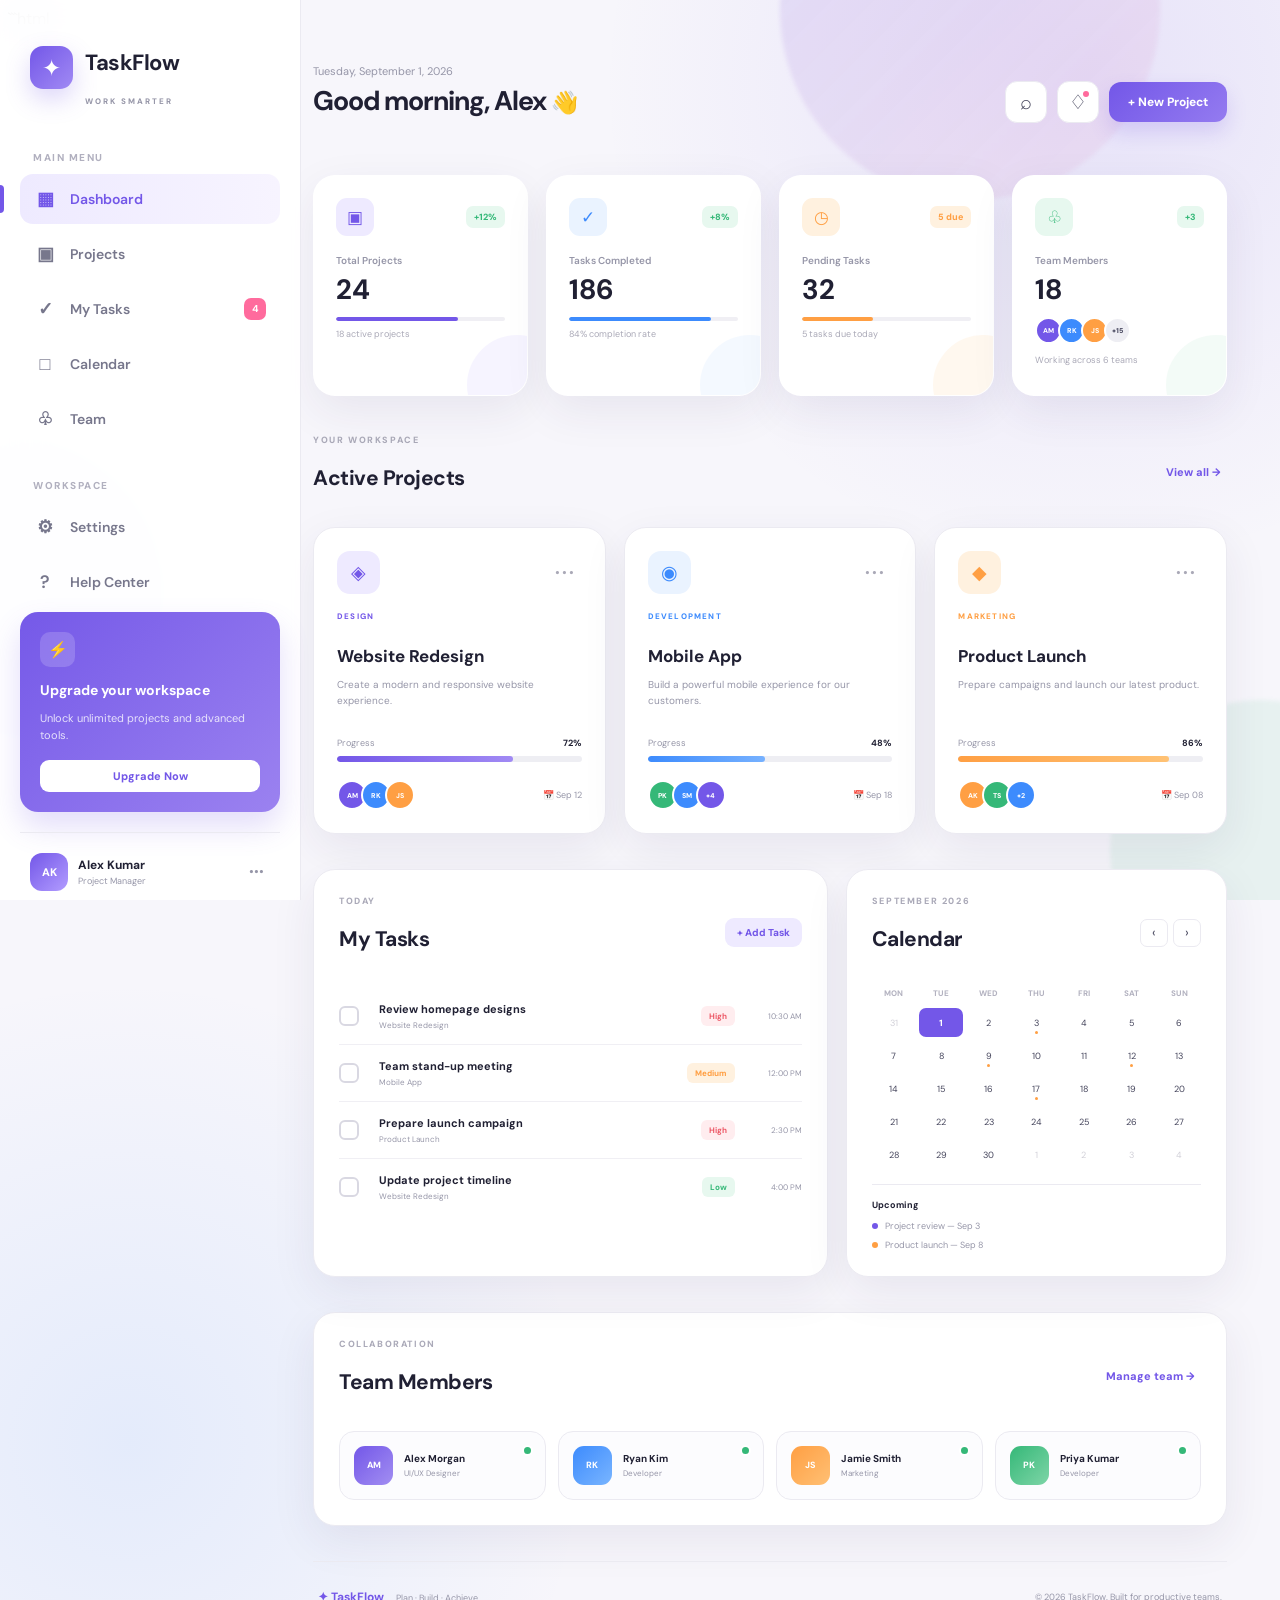
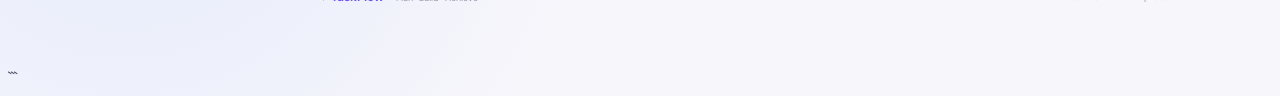
<file: index.html>
```html
<!DOCTYPE html>
<html lang="en">
<head>
    <meta charset="UTF-8">
    <meta name="viewport" content="width=device-width, initial-scale=1.0">

    <title>TaskFlow | Project Management</title>

    <!-- Google Fonts -->
    <link rel="preconnect" href="https://fonts.googleapis.com">
    <link rel="preconnect" href="https://fonts.gstatic.com" crossorigin>
    <link href="https://fonts.googleapis.com/css2?family=DM+Sans:wght@400;500;600;700;800&family=Playfair+Display:wght@600;700&display=swap" rel="stylesheet">

    <!-- CSS -->
    <link rel="stylesheet" href="styyle.css">
</head>

<body>

    <!-- Background -->
    <div class="background">
        <div class="bg-circle circle-one"></div>
        <div class="bg-circle circle-two"></div>
        <div class="bg-circle circle-three"></div>
    </div>


    <!-- ================= SIDEBAR ================= -->

    <aside class="sidebar">

        <div class="logo">
            <div class="logo-icon">✦</div>

            <div>
                <h1>TaskFlow</h1>
                <span>WORK SMARTER</span>
            </div>
        </div>


        <nav class="navigation">

            <p class="nav-title">MAIN MENU</p>

            <a href="#" class="nav-link active">
                <span>▦</span>
                Dashboard
            </a>

            <a href="#projects" class="nav-link">
                <span>▣</span>
                Projects
            </a>

            <a href="#tasks" class="nav-link">
                <span>✓</span>
                My Tasks
                <b class="notification">4</b>
            </a>

            <a href="#calendar" class="nav-link">
                <span>□</span>
                Calendar
            </a>

            <a href="#team" class="nav-link">
                <span>♧</span>
                Team
            </a>


            <p class="nav-title space">WORKSPACE</p>

            <a href="#" class="nav-link">
                <span>⚙</span>
                Settings
            </a>

            <a href="#" class="nav-link">
                <span>?</span>
                Help Center
            </a>

        </nav>


        <div class="sidebar-bottom">

            <div class="upgrade-card">
                <div class="upgrade-icon">⚡</div>

                <h3>Upgrade your workspace</h3>

                <p>
                    Unlock unlimited projects and
                    advanced tools.
                </p>

                <button>Upgrade Now</button>
            </div>


            <div class="profile">

                <div class="avatar">AK</div>

                <div class="profile-info">
                    <strong>Alex Kumar</strong>
                    <span>Project Manager</span>
                </div>

                <button class="more-btn">•••</button>

            </div>

        </div>

    </aside>



    <!-- ================= MAIN CONTENT ================= -->

    <main class="main-content">


        <!-- HEADER -->

        <header class="topbar">

            <div class="mobile-logo">
                <div class="logo-icon">✦</div>
                <strong>TaskFlow</strong>
            </div>

            <div class="welcome">

                <span>Tuesday, September 1, 2026</span>

                <h2>
                    Good morning, Alex
                    <span>👋</span>
                </h2>

            </div>


            <div class="top-actions">

                <button class="icon-button" title="Search">
                    ⌕
                </button>

                <button class="icon-button notification-button" title="Notifications">
                    ♢
                    <span></span>
                </button>

                <button class="create-button" id="openProjectBtn">
                    + New Project
                </button>

            </div>

        </header>



        <!-- ================= STATISTICS ================= -->

        <section class="stats-grid">

            <div class="stat-card purple">

                <div class="stat-top">
                    <div class="stat-icon">▣</div>
                    <span class="stat-change positive">+12%</span>
                </div>

                <span class="stat-label">Total Projects</span>

                <strong>24</strong>

                <div class="mini-progress">
                    <span style="width: 72%;"></span>
                </div>

                <small>18 active projects</small>

            </div>


            <div class="stat-card blue">

                <div class="stat-top">
                    <div class="stat-icon">✓</div>
                    <span class="stat-change positive">+8%</span>
                </div>

                <span class="stat-label">Tasks Completed</span>

                <strong>186</strong>

                <div class="mini-progress">
                    <span style="width: 84%;"></span>
                </div>

                <small>84% completion rate</small>

            </div>


            <div class="stat-card orange">

                <div class="stat-top">
                    <div class="stat-icon">◷</div>
                    <span class="stat-change warning">5 due</span>
                </div>

                <span class="stat-label">Pending Tasks</span>

                <strong>32</strong>

                <div class="mini-progress">
                    <span style="width: 42%;"></span>
                </div>

                <small>5 tasks due today</small>

            </div>


            <div class="stat-card green">

                <div class="stat-top">
                    <div class="stat-icon">♧</div>
                    <span class="stat-change positive">+3</span>
                </div>

                <span class="stat-label">Team Members</span>

                <strong>18</strong>

                <div class="team-mini">

                    <span>AM</span>
                    <span>RK</span>
                    <span>JS</span>
                    <span>+15</span>

                </div>

                <small>Working across 6 teams</small>

            </div>

        </section>



        <!-- ================= PROJECTS ================= -->

        <section class="section-block" id="projects">

            <div class="section-header">

                <div>
                    <span class="section-label">YOUR WORKSPACE</span>
                    <h2>Active Projects</h2>
                </div>

                <button class="view-all">
                    View all →
                </button>

            </div>


            <div class="project-grid">


                <!-- PROJECT 1 -->

                <article class="project-card">

                    <div class="project-top">

                        <div class="project-symbol purple-bg">
                            ◈
                        </div>

                        <button class="card-menu">•••</button>

                    </div>

                    <span class="project-category purple-text">
                        DESIGN
                    </span>

                    <h3>Website Redesign</h3>

                    <p>
                        Create a modern and responsive
                        website experience.
                    </p>


                    <div class="project-progress">

                        <div class="progress-heading">
                            <span>Progress</span>
                            <strong>72%</strong>
                        </div>

                        <div class="progress">
                            <span style="width:72%"></span>
                        </div>

                    </div>


                    <div class="project-footer">

                        <div class="avatars">

                            <span class="avatar small avatar-purple">AM</span>
                            <span class="avatar small avatar-blue">RK</span>
                            <span class="avatar small avatar-orange">JS</span>

                        </div>

                        <span class="due-date">
                            📅 Sep 12
                        </span>

                    </div>

                </article>



                <!-- PROJECT 2 -->

                <article class="project-card">

                    <div class="project-top">

                        <div class="project-symbol blue-bg">
                            ◉
                        </div>

                        <button class="card-menu">•••</button>

                    </div>

                    <span class="project-category blue-text">
                        DEVELOPMENT
                    </span>

                    <h3>Mobile App</h3>

                    <p>
                        Build a powerful mobile experience
                        for our customers.
                    </p>


                    <div class="project-progress">

                        <div class="progress-heading">
                            <span>Progress</span>
                            <strong>48%</strong>
                        </div>

                        <div class="progress blue-progress">
                            <span style="width:48%"></span>
                        </div>

                    </div>


                    <div class="project-footer">

                        <div class="avatars">

                            <span class="avatar small avatar-green">PK</span>
                            <span class="avatar small avatar-blue">SM</span>
                            <span class="avatar small avatar-purple">+4</span>

                        </div>

                        <span class="due-date">
                            📅 Sep 18
                        </span>

                    </div>

                </article>



                <!-- PROJECT 3 -->

                <article class="project-card">

                    <div class="project-top">

                        <div class="project-symbol orange-bg">
                            ◆
                        </div>

                        <button class="card-menu">•••</button>

                    </div>

                    <span class="project-category orange-text">
                        MARKETING
                    </span>

                    <h3>Product Launch</h3>

                    <p>
                        Prepare campaigns and launch
                        our latest product.
                    </p>


                    <div class="project-progress">

                        <div class="progress-heading">
                            <span>Progress</span>
                            <strong>86%</strong>
                        </div>

                        <div class="progress orange-progress">
                            <span style="width:86%"></span>
                        </div>

                    </div>


                    <div class="project-footer">

                        <div class="avatars">

                            <span class="avatar small avatar-orange">AK</span>
                            <span class="avatar small avatar-green">TS</span>
                            <span class="avatar small avatar-blue">+2</span>

                        </div>

                        <span class="due-date">
                            📅 Sep 08
                        </span>

                    </div>

                </article>

            </div>

        </section>



        <!-- ================= TASKS + CALENDAR ================= -->

        <section class="dashboard-grid">


            <!-- TASKS -->

            <div class="content-card" id="tasks">

                <div class="card-header">

                    <div>
                        <span class="section-label">TODAY</span>
                        <h2>My Tasks</h2>
                    </div>

                    <button class="add-task" id="addTaskBtn">
                        + Add Task
                    </button>

                </div>


                <div class="task-list" id="taskList">


                    <div class="task-item">

                        <label class="task-check">
                            <input type="checkbox">
                            <span></span>
                        </label>

                        <div class="task-content">

                            <strong>Review homepage designs</strong>

                            <span>
                                Website Redesign
                            </span>

                        </div>

                        <span class="priority high">
                            High
                        </span>

                        <span class="task-time">
                            10:30 AM
                        </span>

                    </div>



                    <div class="task-item">

                        <label class="task-check">
                            <input type="checkbox">
                            <span></span>
                        </label>

                        <div class="task-content">

                            <strong>Team stand-up meeting</strong>

                            <span>
                                Mobile App
                            </span>

                        </div>

                        <span class="priority medium">
                            Medium
                        </span>

                        <span class="task-time">
                            12:00 PM
                        </span>

                    </div>



                    <div class="task-item">

                        <label class="task-check">
                            <input type="checkbox">
                            <span></span>
                        </label>

                        <div class="task-content">

                            <strong>Prepare launch campaign</strong>

                            <span>
                                Product Launch
                            </span>

                        </div>

                        <span class="priority high">
                            High
                        </span>

                        <span class="task-time">
                            2:30 PM
                        </span>

                    </div>



                    <div class="task-item">

                        <label class="task-check">
                            <input type="checkbox">
                            <span></span>
                        </label>

                        <div class="task-content">

                            <strong>Update project timeline</strong>

                            <span>
                                Website Redesign
                            </span>

                        </div>

                        <span class="priority low">
                            Low
                        </span>

                        <span class="task-time">
                            4:00 PM
                        </span>

                    </div>

                </div>

            </div>



            <!-- CALENDAR -->

            <div class="content-card calendar-card" id="calendar">

                <div class="card-header">

                    <div>
                        <span class="section-label">SEPTEMBER 2026</span>
                        <h2>Calendar</h2>
                    </div>

                    <div class="calendar-arrows">
                        <button>‹</button>
                        <button>›</button>
                    </div>

                </div>


                <div class="calendar-week">

                    <span>MON</span>
                    <span>TUE</span>
                    <span>WED</span>
                    <span>THU</span>
                    <span>FRI</span>
                    <span>SAT</span>
                    <span>SUN</span>

                </div>


                <div class="calendar-days">

                    <span class="muted">31</span>
                    <span class="today">1</span>
                    <span>2</span>
                    <span class="event">3</span>
                    <span>4</span>
                    <span>5</span>
                    <span>6</span>

                    <span>7</span>
                    <span>8</span>
                    <span class="event">9</span>
                    <span>10</span>
                    <span>11</span>
                    <span class="event">12</span>
                    <span>13</span>

                    <span>14</span>
                    <span>15</span>
                    <span>16</span>
                    <span class="event">17</span>
                    <span>18</span>
                    <span>19</span>
                    <span>20</span>

                    <span>21</span>
                    <span>22</span>
                    <span>23</span>
                    <span>24</span>
                    <span>25</span>
                    <span>26</span>
                    <span>27</span>

                    <span>28</span>
                    <span>29</span>
                    <span>30</span>
                    <span class="muted">1</span>
                    <span class="muted">2</span>
                    <span class="muted">3</span>
                    <span class="muted">4</span>

                </div>


                <div class="upcoming">

                    <strong>Upcoming</strong>

                    <div>
                        <span class="dot purple-dot"></span>
                        Project review — Sep 3
                    </div>

                    <div>
                        <span class="dot orange-dot"></span>
                        Product launch — Sep 8
                    </div>

                </div>

            </div>

        </section>



        <!-- ================= TEAM ================= -->

        <section class="content-card team-section" id="team">

            <div class="card-header">

                <div>
                    <span class="section-label">COLLABORATION</span>
                    <h2>Team Members</h2>
                </div>

                <button class="view-all">
                    Manage team →
                </button>

            </div>


            <div class="team-grid">

                <div class="member">

                    <div class="member-avatar purple-avatar">
                        AM
                    </div>

                    <div>
                        <strong>Alex Morgan</strong>
                        <span>UI/UX Designer</span>
                    </div>

                    <i class="online"></i>

                </div>


                <div class="member">

                    <div class="member-avatar blue-avatar">
                        RK
                    </div>

                    <div>
                        <strong>Ryan Kim</strong>
                        <span>Developer</span>
                    </div>

                    <i class="online"></i>

                </div>


                <div class="member">

                    <div class="member-avatar orange-avatar">
                        JS
                    </div>

                    <div>
                        <strong>Jamie Smith</strong>
                        <span>Marketing</span>
                    </div>

                    <i class="online"></i>

                </div>


                <div class="member">

                    <div class="member-avatar green-avatar">
                        PK
                    </div>

                    <div>
                        <strong>Priya Kumar</strong>
                        <span>Developer</span>
                    </div>

                    <i class="online"></i>

                </div>

            </div>

        </section>



        <!-- ================= FOOTER ================= -->

        <footer>

            <div>
                <strong>✦ TaskFlow</strong>
                <span>Plan · Build · Achieve</span>
            </div>

            <p>
                © 2026 TaskFlow. Built for productive teams.
            </p>

        </footer>

    </main>



    <!-- ================= NEW PROJECT MODAL ================= -->

    <div class="modal-overlay" id="projectModal">

        <div class="modal">

            <button class="close-modal" id="closeProjectBtn">
                ×
            </button>

            <div class="modal-icon">
                ✦
            </div>

            <span class="section-label">
                CREATE SOMETHING GREAT
            </span>

            <h2>New Project</h2>

            <p>
                Start a new project and organize your
                team's work.
            </p>


            <label>Project Name</label>

            <input
                type="text"
                id="projectName"
                placeholder="e.g. Website Redesign"
            >


            <label>Project Type</label>

            <select id="projectType">

                <option>Design</option>
                <option>Development</option>
                <option>Marketing</option>
                <option>Research</option>

            </select>


            <div class="modal-buttons">

                <button class="cancel-btn" id="cancelProjectBtn">
                    Cancel
                </button>

                <button class="save-btn" id="saveProjectBtn">
                    Create Project
                </button>

            </div>

        </div>

    </div>



    <!-- ================= JAVASCRIPT ================= -->

    <script>

        /* ---------- Project Modal ---------- */

        const projectModal =
            document.getElementById("projectModal");

        const openProjectBtn =
            document.getElementById("openProjectBtn");

        const closeProjectBtn =
            document.getElementById("closeProjectBtn");

        const cancelProjectBtn =
            document.getElementById("cancelProjectBtn");

        const saveProjectBtn =
            document.getElementById("saveProjectBtn");


        openProjectBtn.addEventListener("click", () => {

            projectModal.classList.add("show");

        });


        closeProjectBtn.addEventListener("click", closeModal);

        cancelProjectBtn.addEventListener("click", closeModal);


        projectModal.addEventListener("click", (event) => {

            if (event.target === projectModal) {

                closeModal();

            }

        });


        function closeModal() {

            projectModal.classList.remove("show");

        }



        /* ---------- Create Project ---------- */

        saveProjectBtn.addEventListener("click", () => {

            const name =
                document.getElementById("projectName").value.trim();

            const type =
                document.getElementById("projectType").value;


            if (!name) {

                alert("Please enter a project name.");

                return;

            }


            alert(
                `🎉 "${name}" project created successfully!`
            );


            document.getElementById("projectName").value = "";

            closeModal();

        });



        /* ---------- Task Checkbox ---------- */

        document.querySelectorAll(
            ".task-check input"
        ).forEach((checkbox) => {

            checkbox.addEventListener("change", function () {

                const task =
                    this.closest(".task-item");

                if (this.checked) {

                    task.classList.add("completed");

                } else {

                    task.classList.remove("completed");

                }

            });

        });



        /* ---------- Add Task ---------- */

        const addTaskBtn =
            document.getElementById("addTaskBtn");

        const taskList =
            document.getElementById("taskList");


        addTaskBtn.addEventListener("click", () => {

            const taskName =
                prompt("Enter the new task name:");

            if (!taskName || !taskName.trim()) {

                return;

            }


            const task = document.createElement("div");

            task.className = "task-item";


            task.innerHTML = `

                <label class="task-check">

                    <input type="checkbox">

                    <span></span>

                </label>

                <div class="task-content">

                    <strong>${escapeHTML(taskName.trim())}</strong>

                    <span>New Task</span>

                </div>

                <span class="priority medium">
                    Medium
                </span>

                <span class="task-time">
                    Today
                </span>

            `;


            taskList.appendChild(task);


            const checkbox =
                task.querySelector("input");


            checkbox.addEventListener("change", function () {

                if (this.checked) {

                    task.classList.add("completed");

                } else {

                    task.classList.remove("completed");

                }

            });

        });



        /* ---------- Escape HTML ---------- */

        function escapeHTML(text) {

            return text
                .replace(/&/g, "&amp;")
                .replace(/</g, "&lt;")
                .replace(/>/g, "&gt;")
                .replace(/"/g, "&quot;")
                .replace(/'/g, "&#039;");

        }



        /* ---------- Navigation ---------- */

        document.querySelectorAll(".nav-link").forEach(link => {

            link.addEventListener("click", function () {

                document.querySelectorAll(".nav-link")
                    .forEach(item => item.classList.remove("active"));

                this.classList.add("active");

            });

        });

    </script>

</body>
</html>
```
</file>
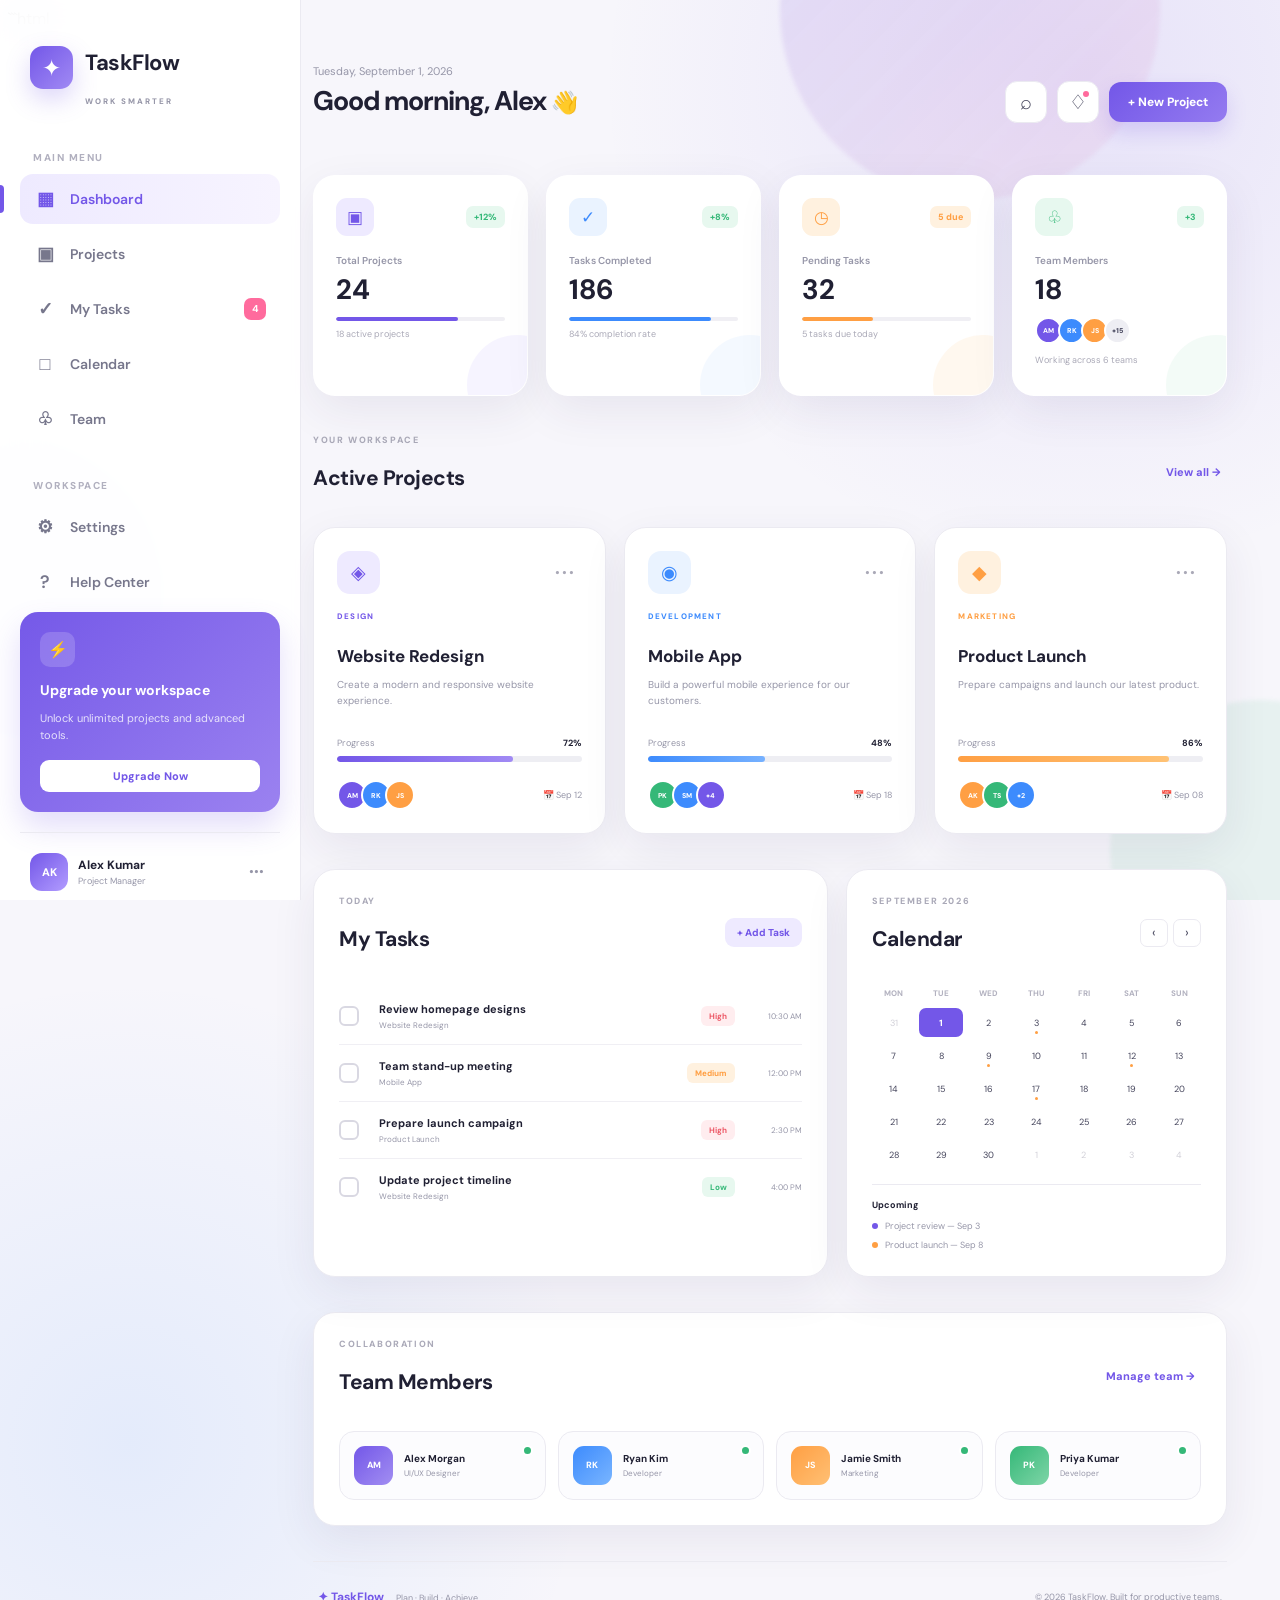
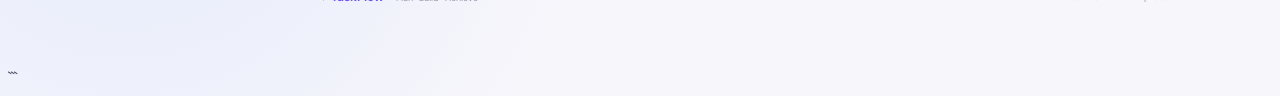
<file: Index.html>
```html
<!DOCTYPE html>
<html lang="en">
<head>
    <meta charset="UTF-8">
    <meta name="viewport" content="width=device-width, initial-scale=1.0">

    <title>TaskFlow | Project Management</title>

    <!-- Google Fonts -->
    <link rel="preconnect" href="https://fonts.googleapis.com">
    <link rel="preconnect" href="https://fonts.gstatic.com" crossorigin>
    <link href="https://fonts.googleapis.com/css2?family=DM+Sans:wght@400;500;600;700;800&family=Playfair+Display:wght@600;700&display=swap" rel="stylesheet">

    <!-- CSS -->
    <link rel="stylesheet" href="styyle.css ">
</head>

<body>

    <!-- Background -->
    <div class="background">
        <div class="bg-circle circle-one"></div>
        <div class="bg-circle circle-two"></div>
        <div class="bg-circle circle-three"></div>
    </div>


    <!-- ================= SIDEBAR ================= -->

    <aside class="sidebar">

        <div class="logo">
            <div class="logo-icon">✦</div>

            <div>
                <h1>TaskFlow</h1>
                <span>WORK SMARTER</span>
            </div>
        </div>


        <nav class="navigation">

            <p class="nav-title">MAIN MENU</p>

            <a href="#" class="nav-link active">
                <span>▦</span>
                Dashboard
            </a>

            <a href="#projects" class="nav-link">
                <span>▣</span>
                Projects
            </a>

            <a href="#tasks" class="nav-link">
                <span>✓</span>
                My Tasks
                <b class="notification">4</b>
            </a>

            <a href="#calendar" class="nav-link">
                <span>□</span>
                Calendar
            </a>

            <a href="#team" class="nav-link">
                <span>♧</span>
                Team
            </a>


            <p class="nav-title space">WORKSPACE</p>

            <a href="#" class="nav-link">
                <span>⚙</span>
                Settings
            </a>

            <a href="#" class="nav-link">
                <span>?</span>
                Help Center
            </a>

        </nav>


        <div class="sidebar-bottom">

            <div class="upgrade-card">
                <div class="upgrade-icon">⚡</div>

                <h3>Upgrade your workspace</h3>

                <p>
                    Unlock unlimited projects and
                    advanced tools.
                </p>

                <button>Upgrade Now</button>
            </div>


            <div class="profile">

                <div class="avatar">AK</div>

                <div class="profile-info">
                    <strong>Alex Kumar</strong>
                    <span>Project Manager</span>
                </div>

                <button class="more-btn">•••</button>

            </div>

        </div>

    </aside>



    <!-- ================= MAIN CONTENT ================= -->

    <main class="main-content">


        <!-- HEADER -->

        <header class="topbar">

            <div class="mobile-logo">
                <div class="logo-icon">✦</div>
                <strong>TaskFlow</strong>
            </div>

            <div class="welcome">

                <span>Tuesday, September 1, 2026</span>

                <h2>
                    Good morning, Alex
                    <span>👋</span>
                </h2>

            </div>


            <div class="top-actions">

                <button class="icon-button" title="Search">
                    ⌕
                </button>

                <button class="icon-button notification-button" title="Notifications">
                    ♢
                    <span></span>
                </button>

                <button class="create-button" id="openProjectBtn">
                    + New Project
                </button>

            </div>

        </header>



        <!-- ================= STATISTICS ================= -->

        <section class="stats-grid">

            <div class="stat-card purple">

                <div class="stat-top">
                    <div class="stat-icon">▣</div>
                    <span class="stat-change positive">+12%</span>
                </div>

                <span class="stat-label">Total Projects</span>

                <strong>24</strong>

                <div class="mini-progress">
                    <span style="width: 72%;"></span>
                </div>

                <small>18 active projects</small>

            </div>


            <div class="stat-card blue">

                <div class="stat-top">
                    <div class="stat-icon">✓</div>
                    <span class="stat-change positive">+8%</span>
                </div>

                <span class="stat-label">Tasks Completed</span>

                <strong>186</strong>

                <div class="mini-progress">
                    <span style="width: 84%;"></span>
                </div>

                <small>84% completion rate</small>

            </div>


            <div class="stat-card orange">

                <div class="stat-top">
                    <div class="stat-icon">◷</div>
                    <span class="stat-change warning">5 due</span>
                </div>

                <span class="stat-label">Pending Tasks</span>

                <strong>32</strong>

                <div class="mini-progress">
                    <span style="width: 42%;"></span>
                </div>

                <small>5 tasks due today</small>

            </div>


            <div class="stat-card green">

                <div class="stat-top">
                    <div class="stat-icon">♧</div>
                    <span class="stat-change positive">+3</span>
                </div>

                <span class="stat-label">Team Members</span>

                <strong>18</strong>

                <div class="team-mini">

                    <span>AM</span>
                    <span>RK</span>
                    <span>JS</span>
                    <span>+15</span>

                </div>

                <small>Working across 6 teams</small>

            </div>

        </section>



        <!-- ================= PROJECTS ================= -->

        <section class="section-block" id="projects">

            <div class="section-header">

                <div>
                    <span class="section-label">YOUR WORKSPACE</span>
                    <h2>Active Projects</h2>
                </div>

                <button class="view-all">
                    View all →
                </button>

            </div>


            <div class="project-grid">


                <!-- PROJECT 1 -->

                <article class="project-card">

                    <div class="project-top">

                        <div class="project-symbol purple-bg">
                            ◈
                        </div>

                        <button class="card-menu">•••</button>

                    </div>

                    <span class="project-category purple-text">
                        DESIGN
                    </span>

                    <h3>Website Redesign</h3>

                    <p>
                        Create a modern and responsive
                        website experience.
                    </p>


                    <div class="project-progress">

                        <div class="progress-heading">
                            <span>Progress</span>
                            <strong>72%</strong>
                        </div>

                        <div class="progress">
                            <span style="width:72%"></span>
                        </div>

                    </div>


                    <div class="project-footer">

                        <div class="avatars">

                            <span class="avatar small avatar-purple">AM</span>
                            <span class="avatar small avatar-blue">RK</span>
                            <span class="avatar small avatar-orange">JS</span>

                        </div>

                        <span class="due-date">
                            📅 Sep 12
                        </span>

                    </div>

                </article>



                <!-- PROJECT 2 -->

                <article class="project-card">

                    <div class="project-top">

                        <div class="project-symbol blue-bg">
                            ◉
                        </div>

                        <button class="card-menu">•••</button>

                    </div>

                    <span class="project-category blue-text">
                        DEVELOPMENT
                    </span>

                    <h3>Mobile App</h3>

                    <p>
                        Build a powerful mobile experience
                        for our customers.
                    </p>


                    <div class="project-progress">

                        <div class="progress-heading">
                            <span>Progress</span>
                            <strong>48%</strong>
                        </div>

                        <div class="progress blue-progress">
                            <span style="width:48%"></span>
                        </div>

                    </div>


                    <div class="project-footer">

                        <div class="avatars">

                            <span class="avatar small avatar-green">PK</span>
                            <span class="avatar small avatar-blue">SM</span>
                            <span class="avatar small avatar-purple">+4</span>

                        </div>

                        <span class="due-date">
                            📅 Sep 18
                        </span>

                    </div>

                </article>



                <!-- PROJECT 3 -->

                <article class="project-card">

                    <div class="project-top">

                        <div class="project-symbol orange-bg">
                            ◆
                        </div>

                        <button class="card-menu">•••</button>

                    </div>

                    <span class="project-category orange-text">
                        MARKETING
                    </span>

                    <h3>Product Launch</h3>

                    <p>
                        Prepare campaigns and launch
                        our latest product.
                    </p>


                    <div class="project-progress">

                        <div class="progress-heading">
                            <span>Progress</span>
                            <strong>86%</strong>
                        </div>

                        <div class="progress orange-progress">
                            <span style="width:86%"></span>
                        </div>

                    </div>


                    <div class="project-footer">

                        <div class="avatars">

                            <span class="avatar small avatar-orange">AK</span>
                            <span class="avatar small avatar-green">TS</span>
                            <span class="avatar small avatar-blue">+2</span>

                        </div>

                        <span class="due-date">
                            📅 Sep 08
                        </span>

                    </div>

                </article>

            </div>

        </section>



        <!-- ================= TASKS + CALENDAR ================= -->

        <section class="dashboard-grid">


            <!-- TASKS -->

            <div class="content-card" id="tasks">

                <div class="card-header">

                    <div>
                        <span class="section-label">TODAY</span>
                        <h2>My Tasks</h2>
                    </div>

                    <button class="add-task" id="addTaskBtn">
                        + Add Task
                    </button>

                </div>


                <div class="task-list" id="taskList">


                    <div class="task-item">

                        <label class="task-check">
                            <input type="checkbox">
                            <span></span>
                        </label>

                        <div class="task-content">

                            <strong>Review homepage designs</strong>

                            <span>
                                Website Redesign
                            </span>

                        </div>

                        <span class="priority high">
                            High
                        </span>

                        <span class="task-time">
                            10:30 AM
                        </span>

                    </div>



                    <div class="task-item">

                        <label class="task-check">
                            <input type="checkbox">
                            <span></span>
                        </label>

                        <div class="task-content">

                            <strong>Team stand-up meeting</strong>

                            <span>
                                Mobile App
                            </span>

                        </div>

                        <span class="priority medium">
                            Medium
                        </span>

                        <span class="task-time">
                            12:00 PM
                        </span>

                    </div>



                    <div class="task-item">

                        <label class="task-check">
                            <input type="checkbox">
                            <span></span>
                        </label>

                        <div class="task-content">

                            <strong>Prepare launch campaign</strong>

                            <span>
                                Product Launch
                            </span>

                        </div>

                        <span class="priority high">
                            High
                        </span>

                        <span class="task-time">
                            2:30 PM
                        </span>

                    </div>



                    <div class="task-item">

                        <label class="task-check">
                            <input type="checkbox">
                            <span></span>
                        </label>

                        <div class="task-content">

                            <strong>Update project timeline</strong>

                            <span>
                                Website Redesign
                            </span>

                        </div>

                        <span class="priority low">
                            Low
                        </span>

                        <span class="task-time">
                            4:00 PM
                        </span>

                    </div>

                </div>

            </div>



            <!-- CALENDAR -->

            <div class="content-card calendar-card" id="calendar">

                <div class="card-header">

                    <div>
                        <span class="section-label">SEPTEMBER 2026</span>
                        <h2>Calendar</h2>
                    </div>

                    <div class="calendar-arrows">
                        <button>‹</button>
                        <button>›</button>
                    </div>

                </div>


                <div class="calendar-week">

                    <span>MON</span>
                    <span>TUE</span>
                    <span>WED</span>
                    <span>THU</span>
                    <span>FRI</span>
                    <span>SAT</span>
                    <span>SUN</span>

                </div>


                <div class="calendar-days">

                    <span class="muted">31</span>
                    <span class="today">1</span>
                    <span>2</span>
                    <span class="event">3</span>
                    <span>4</span>
                    <span>5</span>
                    <span>6</span>

                    <span>7</span>
                    <span>8</span>
                    <span class="event">9</span>
                    <span>10</span>
                    <span>11</span>
                    <span class="event">12</span>
                    <span>13</span>

                    <span>14</span>
                    <span>15</span>
                    <span>16</span>
                    <span class="event">17</span>
                    <span>18</span>
                    <span>19</span>
                    <span>20</span>

                    <span>21</span>
                    <span>22</span>
                    <span>23</span>
                    <span>24</span>
                    <span>25</span>
                    <span>26</span>
                    <span>27</span>

                    <span>28</span>
                    <span>29</span>
                    <span>30</span>
                    <span class="muted">1</span>
                    <span class="muted">2</span>
                    <span class="muted">3</span>
                    <span class="muted">4</span>

                </div>


                <div class="upcoming">

                    <strong>Upcoming</strong>

                    <div>
                        <span class="dot purple-dot"></span>
                        Project review — Sep 3
                    </div>

                    <div>
                        <span class="dot orange-dot"></span>
                        Product launch — Sep 8
                    </div>

                </div>

            </div>

        </section>



        <!-- ================= TEAM ================= -->

        <section class="content-card team-section" id="team">

            <div class="card-header">

                <div>
                    <span class="section-label">COLLABORATION</span>
                    <h2>Team Members</h2>
                </div>

                <button class="view-all">
                    Manage team →
                </button>

            </div>


            <div class="team-grid">

                <div class="member">

                    <div class="member-avatar purple-avatar">
                        AM
                    </div>

                    <div>
                        <strong>Alex Morgan</strong>
                        <span>UI/UX Designer</span>
                    </div>

                    <i class="online"></i>

                </div>


                <div class="member">

                    <div class="member-avatar blue-avatar">
                        RK
                    </div>

                    <div>
                        <strong>Ryan Kim</strong>
                        <span>Developer</span>
                    </div>

                    <i class="online"></i>

                </div>


                <div class="member">

                    <div class="member-avatar orange-avatar">
                        JS
                    </div>

                    <div>
                        <strong>Jamie Smith</strong>
                        <span>Marketing</span>
                    </div>

                    <i class="online"></i>

                </div>


                <div class="member">

                    <div class="member-avatar green-avatar">
                        PK
                    </div>

                    <div>
                        <strong>Priya Kumar</strong>
                        <span>Developer</span>
                    </div>

                    <i class="online"></i>

                </div>

            </div>

        </section>



        <!-- ================= FOOTER ================= -->

        <footer>

            <div>
                <strong>✦ TaskFlow</strong>
                <span>Plan · Build · Achieve</span>
            </div>

            <p>
                © 2026 TaskFlow. Built for productive teams.
            </p>

        </footer>

    </main>



    <!-- ================= NEW PROJECT MODAL ================= -->

    <div class="modal-overlay" id="projectModal">

        <div class="modal">

            <button class="close-modal" id="closeProjectBtn">
                ×
            </button>

            <div class="modal-icon">
                ✦
            </div>

            <span class="section-label">
                CREATE SOMETHING GREAT
            </span>

            <h2>New Project</h2>

            <p>
                Start a new project and organize your
                team's work.
            </p>


            <label>Project Name</label>

            <input
                type="text"
                id="projectName"
                placeholder="e.g. Website Redesign"
            >


            <label>Project Type</label>

            <select id="projectType">

                <option>Design</option>
                <option>Development</option>
                <option>Marketing</option>
                <option>Research</option>

            </select>


            <div class="modal-buttons">

                <button class="cancel-btn" id="cancelProjectBtn">
                    Cancel
                </button>

                <button class="save-btn" id="saveProjectBtn">
                    Create Project
                </button>

            </div>

        </div>

    </div>



    <!-- ================= JAVASCRIPT ================= -->

    <script>

        /* ---------- Project Modal ---------- */

        const projectModal =
            document.getElementById("projectModal");

        const openProjectBtn =
            document.getElementById("openProjectBtn");

        const closeProjectBtn =
            document.getElementById("closeProjectBtn");

        const cancelProjectBtn =
            document.getElementById("cancelProjectBtn");

        const saveProjectBtn =
            document.getElementById("saveProjectBtn");


        openProjectBtn.addEventListener("click", () => {

            projectModal.classList.add("show");

        });


        closeProjectBtn.addEventListener("click", closeModal);

        cancelProjectBtn.addEventListener("click", closeModal);


        projectModal.addEventListener("click", (event) => {

            if (event.target === projectModal) {

                closeModal();

            }

        });


        function closeModal() {

            projectModal.classList.remove("show");

        }



        /* ---------- Create Project ---------- */

        saveProjectBtn.addEventListener("click", () => {

            const name =
                document.getElementById("projectName").value.trim();

            const type =
                document.getElementById("projectType").value;


            if (!name) {

                alert("Please enter a project name.");

                return;

            }


            alert(
                `🎉 "${name}" project created successfully!`
            );


            document.getElementById("projectName").value = "";

            closeModal();

        });



        /* ---------- Task Checkbox ---------- */

        document.querySelectorAll(
            ".task-check input"
        ).forEach((checkbox) => {

            checkbox.addEventListener("change", function () {

                const task =
                    this.closest(".task-item");

                if (this.checked) {

                    task.classList.add("completed");

                } else {

                    task.classList.remove("completed");

                }

            });

        });



        /* ---------- Add Task ---------- */

        const addTaskBtn =
            document.getElementById("addTaskBtn");

        const taskList =
            document.getElementById("taskList");


        addTaskBtn.addEventListener("click", () => {

            const taskName =
                prompt("Enter the new task name:");

            if (!taskName || !taskName.trim()) {

                return;

            }


            const task = document.createElement("div");

            task.className = "task-item";


            task.innerHTML = `

                <label class="task-check">

                    <input type="checkbox">

                    <span></span>

                </label>

                <div class="task-content">

                    <strong>${escapeHTML(taskName.trim())}</strong>

                    <span>New Task</span>

                </div>

                <span class="priority medium">
                    Medium
                </span>

                <span class="task-time">
                    Today
                </span>

            `;


            taskList.appendChild(task);


            const checkbox =
                task.querySelector("input");


            checkbox.addEventListener("change", function () {

                if (this.checked) {

                    task.classList.add("completed");

                } else {

                    task.classList.remove("completed");

                }

            });

        });



        /* ---------- Escape HTML ---------- */

        function escapeHTML(text) {

            return text
                .replace(/&/g, "&amp;")
                .replace(/</g, "&lt;")
                .replace(/>/g, "&gt;")
                .replace(/"/g, "&quot;")
                .replace(/'/g, "&#039;");

        }



        /* ---------- Navigation ---------- */

        document.querySelectorAll(".nav-link").forEach(link => {

            link.addEventListener("click", function () {

                document.querySelectorAll(".nav-link")
                    .forEach(item => item.classList.remove("active"));

                this.classList.add("active");

            });

        });

    </script>

</body>
</html>
```
</file>
<file: styyle.css>
```css
/* =====================================================
   TASKFLOW PROJECT MANAGEMENT TOOL
   ===================================================== */


/* ================= RESET ================= */

* {
    margin: 0;
    padding: 0;
    box-sizing: border-box;
}


:root {

    --purple: #7357e8;
    --purple-dark: #5b42c7;
    --purple-light: #eeeaff;

    --blue: #3d8bfd;
    --blue-light: #eaf3ff;

    --orange: #ff9f43;
    --orange-light: #fff1df;

    --green: #35b878;
    --green-light: #e7f8ef;

    --pink: #ff6b9d;

    --dark: #202033;
    --text: #45455c;
    --muted: #9696a8;

    --white: #ffffff;

    --background: #f7f6fb;

    --border: #ebeaf1;

    --shadow:
        0 15px 45px rgba(50, 43, 90, 0.08);

    --radius: 22px;

}


html {
    scroll-behavior: smooth;
}


body {

    font-family: "DM Sans", sans-serif;

    color: var(--text);

    background:
        radial-gradient(
            circle at 85% 5%,
            rgba(115, 87, 232, 0.12),
            transparent 25%
        ),
        radial-gradient(
            circle at 10% 85%,
            rgba(61, 139, 253, 0.10),
            transparent 25%
        ),
        var(--background);

    min-height: 100vh;

    overflow-x: hidden;

}


button,
input,
select {
    font-family: inherit;
}


/* ================= BACKGROUND ================= */

.background {
    position: fixed;
    inset: 0;

    overflow: hidden;

    pointer-events: none;

    z-index: -1;
}


.bg-circle {

    position: absolute;

    border-radius: 50%;

    filter: blur(2px);

}


.circle-one {

    width: 380px;
    height: 380px;

    top: -180px;
    right: 120px;

    background:
        linear-gradient(
            135deg,
            rgba(115, 87, 232, 0.15),
            rgba(255, 107, 157, 0.08)
        );

}


.circle-two {

    width: 280px;
    height: 280px;

    left: -130px;
    top: 50%;

    background:
        rgba(61, 139, 253, 0.08);

}


.circle-three {

    width: 300px;
    height: 300px;

    right: -130px;
    bottom: -100px;

    background:
        rgba(53, 184, 120, 0.08);

}


/* ================= SIDEBAR ================= */

.sidebar {

    width: 260px;

    position: fixed;

    left: 0;
    top: 0;
    bottom: 0;

    background:
        rgba(255, 255, 255, 0.92);

    backdrop-filter: blur(20px);

    border-right: 1px solid var(--border);

    padding: 30px 20px;

    display: flex;

    flex-direction: column;

    z-index: 20;

}


.logo {

    display: flex;

    align-items: center;

    gap: 12px;

    padding: 0 10px 35px;

}


.logo-icon {

    width: 43px;
    height: 43px;

    display: grid;
    place-items: center;

    color: white;

    font-size: 23px;

    border-radius: 13px;

    background:
        linear-gradient(
            135deg,
            var(--purple),
            #a18af4
        );

    box-shadow:
        0 10px 25px rgba(115, 87, 232, 0.25);

}


.logo h1 {

    font-size: 22px;

    color: var(--dark);

    letter-spacing: -0.5px;

}


.logo span {

    display: block;

    margin-top: 1px;

    font-size: 8px;

    font-weight: 800;

    letter-spacing: 2px;

    color: var(--muted);

}


/* ================= NAVIGATION ================= */

.nav-title {

    padding: 0 13px;

    margin-bottom: 10px;

    font-size: 10px;

    font-weight: 800;

    letter-spacing: 1.5px;

    color: #b1b0bf;

}


.nav-title.space {

    margin-top: 35px;

}


.nav-link {

    position: relative;

    display: flex;

    align-items: center;

    gap: 14px;

    padding: 13px 14px;

    margin: 5px 0;

    color: #77778c;

    text-decoration: none;

    font-size: 14px;

    font-weight: 600;

    border-radius: 13px;

    transition: 0.25s ease;

}


.nav-link span {

    width: 22px;

    font-size: 18px;

    text-align: center;

}


.nav-link:hover {

    color: var(--purple);

    background: var(--purple-light);

    transform: translateX(3px);

}


.nav-link.active {

    color: var(--purple);

    background:
        linear-gradient(
            90deg,
            #eeeaff,
            #f7f4ff
        );

}


.nav-link.active::before {

    content: "";

    position: absolute;

    left: -20px;

    width: 4px;
    height: 28px;

    border-radius: 0 5px 5px 0;

    background: var(--purple);

}


.notification {

    margin-left: auto;

    min-width: 22px;
    height: 22px;

    display: grid;
    place-items: center;

    border-radius: 7px;

    color: white;

    font-size: 10px;

    background: var(--pink);

}


/* ================= SIDEBAR BOTTOM ================= */

.sidebar-bottom {

    margin-top: auto;

}


.upgrade-card {

    padding: 20px;

    margin-bottom: 20px;

    border-radius: 18px;

    color: white;

    background:
        linear-gradient(
            135deg,
            #7559e8,
            #9b82f0
        );

    box-shadow:
        0 15px 30px rgba(115, 87, 232, 0.2);

}


.upgrade-icon {

    width: 35px;
    height: 35px;

    display: grid;
    place-items: center;

    margin-bottom: 12px;

    border-radius: 10px;

    background: rgba(255,255,255,0.17);

}


.upgrade-card h3 {

    font-size: 14px;

    margin-bottom: 7px;

}


.upgrade-card p {

    font-size: 11px;

    line-height: 1.6;

    opacity: 0.8;

    margin-bottom: 15px;

}


.upgrade-card button {

    width: 100%;

    border: 0;

    padding: 9px;

    border-radius: 9px;

    cursor: pointer;

    color: var(--purple);

    background: white;

    font-size: 11px;

    font-weight: 800;

}


.profile {

    display: flex;

    align-items: center;

    gap: 10px;

    padding: 10px;

    border-top: 1px solid var(--border);

    padding-top: 20px;

}


.avatar {

    width: 38px;
    height: 38px;

    display: grid;
    place-items: center;

    flex-shrink: 0;

    border-radius: 12px;

    color: white;

    background:
        linear-gradient(
            135deg,
            #7357e8,
            #b29cff
        );

    font-size: 11px;

    font-weight: 800;

}


.profile-info {

    display: flex;

    flex-direction: column;

    min-width: 0;

}


.profile-info strong {

    color: var(--dark);

    font-size: 12px;

}


.profile-info span {

    color: var(--muted);

    font-size: 9px;

    margin-top: 2px;

}


.more-btn {

    margin-left: auto;

    border: 0;

    background: none;

    color: var(--muted);

    cursor: pointer;

}


/* ================= MAIN ================= */

.main-content {

    margin-left: 260px;

    padding: 35px 45px;

    max-width: 1600px;

}


/* ================= TOPBAR ================= */

.topbar {

    display: flex;

    justify-content: space-between;

    align-items: center;

    margin-bottom: 35px;

}


.welcome span {

    color: var(--muted);

    font-size: 11px;

}


.welcome h2 {

    margin-top: 5px;

    color: var(--dark);

    font-size: 27px;

    letter-spacing: -1px;

}


.welcome h2 span {

    font-size: 22px;

}


.top-actions {

    display: flex;

    align-items: center;

    gap: 10px;

}


.icon-button {

    width: 42px;
    height: 42px;

    display: grid;
    place-items: center;

    border: 1px solid var(--border);

    border-radius: 12px;

    color: var(--text);

    background: white;

    cursor: pointer;

    font-size: 20px;

    transition: 0.2s;

}


.icon-button:hover {

    color: var(--purple);

    transform: translateY(-2px);

}


.notification-button {

    position: relative;

}


.notification-button span {

    position: absolute;

    top: 9px;
    right: 9px;

    width: 6px;
    height: 6px;

    border-radius: 50%;

    background: var(--pink);

}


.create-button {

    padding: 12px 19px;

    border: 0;

    border-radius: 12px;

    color: white;

    background:
        linear-gradient(
            135deg,
            var(--purple),
            #947bf0
        );

    cursor: pointer;

    font-size: 12px;

    font-weight: 800;

    box-shadow:
        0 10px 20px rgba(115, 87, 232, 0.2);

    transition: 0.2s;

}


.create-button:hover {

    transform: translateY(-2px);

    box-shadow:
        0 14px 25px rgba(115, 87, 232, 0.3);

}


.mobile-logo {
    display: none;
}


/* ================= STATISTICS ================= */

.stats-grid {

    display: grid;

    grid-template-columns:
        repeat(4, 1fr);

    gap: 18px;

    margin-bottom: 38px;

}


.stat-card {

    position: relative;

    padding: 22px;

    min-height: 175px;

    overflow: hidden;

    border: 1px solid rgba(255,255,255,0.7);

    border-radius: var(--radius);

    background: white;

    box-shadow: var(--shadow);

}


.stat-card::after {

    content: "";

    position: absolute;

    width: 100px;
    height: 100px;

    right: -40px;
    bottom: -40px;

    border-radius: 50%;

    opacity: 0.5;

}


.stat-card.purple::after {
    background: var(--purple-light);
}


.stat-card.blue::after {
    background: var(--blue-light);
}


.stat-card.orange::after {
    background: var(--orange-light);
}


.stat-card.green::after {
    background: var(--green-light);
}


.stat-top {

    display: flex;

    justify-content: space-between;

    align-items: center;

    margin-bottom: 18px;

}


.stat-icon {

    width: 38px;
    height: 38px;

    display: grid;
    place-items: center;

    border-radius: 11px;

    font-size: 17px;

}


.purple .stat-icon {

    color: var(--purple);

    background: var(--purple-light);

}


.blue .stat-icon {

    color: var(--blue);

    background: var(--blue-light);

}


.orange .stat-icon {

    color: var(--orange);

    background: var(--orange-light);

}


.green .stat-icon {

    color: var(--green);

    background: var(--green-light);

}


.stat-change {

    padding: 5px 8px;

    border-radius: 7px;

    font-size: 9px;

    font-weight: 800;

}


.positive {

    color: var(--green);

    background: var(--green-light);

}


.warning {

    color: var(--orange);

    background: var(--orange-light);

}


.stat-label {

    display: block;

    color: var(--muted);

    font-size: 10px;

    font-weight: 600;

}


.stat-card > strong {

    display: block;

    color: var(--dark);

    font-size: 28px;

    margin: 4px 0 9px;

}


.mini-progress {

    width: 100%;

    height: 4px;

    overflow: hidden;

    border-radius: 10px;

    background: #f0eff4;

}


.mini-progress span {

    display: block;

    height: 100%;

    border-radius: inherit;

    background: var(--purple);

}


.blue .mini-progress span {
    background: var(--blue);
}


.orange .mini-progress span {
    background: var(--orange);
}


.green .mini-progress span {
    background: var(--green);
}


.stat-card small {

    display: block;

    color: #aaa9b7;

    font-size: 9px;

    margin-top: 7px;

}


.team-mini {

    display: flex;

    margin: 6px 0 10px;

}


.team-mini span {

    width: 23px;
    height: 23px;

    display: grid;
    place-items: center;

    margin-right: -4px;

    border: 2px solid white;

    border-radius: 50%;

    color: white;

    background: var(--purple);

    font-size: 7px;

    font-weight: 800;

}


.team-mini span:nth-child(2) {
    background: var(--blue);
}


.team-mini span:nth-child(3) {
    background: var(--orange);
}


.team-mini span:nth-child(4) {

    background: #eeeef3;

    color: var(--text);

}


/* ================= SECTION ================= */

.section-block {

    margin-bottom: 35px;

}


.section-header,
.card-header {

    display: flex;

    align-items: center;

    justify-content: space-between;

    margin-bottom: 18px;

}


.section-label {

    display: block;

    color: #aaa9b8;

    font-size: 9px;

    font-weight: 800;

    letter-spacing: 1.6px;

    margin-bottom: 4px;

}


.section-header h2,
.card-header h2 {

    color: var(--dark);

    font-size: 21px;

    letter-spacing: -0.5px;

}


.view-all {

    border: 0;

    color: var(--purple);

    background: transparent;

    cursor: pointer;

    font-size: 11px;

    font-weight: 800;

}


/* ================= PROJECT CARDS ================= */

.project-grid {

    display: grid;

    grid-template-columns:
        repeat(3, 1fr);

    gap: 18px;

}


.project-card {

    padding: 23px;

    border: 1px solid var(--border);

    border-radius: var(--radius);

    background: white;

    box-shadow: var(--shadow);

    transition:
        transform 0.25s,
        box-shadow 0.25s;

}


.project-card:hover {

    transform: translateY(-5px);

    box-shadow:
        0 20px 45px rgba(50, 43, 90, 0.12);

}


.project-top {

    display: flex;

    justify-content: space-between;

    align-items: center;

    margin-bottom: 17px;

}


.project-symbol {

    width: 43px;
    height: 43px;

    display: grid;
    place-items: center;

    border-radius: 13px;

    font-size: 19px;

}


.purple-bg {
    color: var(--purple);
    background: var(--purple-light);
}


.blue-bg {
    color: var(--blue);
    background: var(--blue-light);
}


.orange-bg {
    color: var(--orange);
    background: var(--orange-light);
}


.card-menu {

    border: 0;

    color: #aaa9b7;

    background: transparent;

    cursor: pointer;

    letter-spacing: 2px;

}


.project-category {

    display: inline-block;

    font-size: 8px;

    font-weight: 800;

    letter-spacing: 1.2px;

    margin-bottom: 7px;

}


.purple-text {
    color: var(--purple);
}


.blue-text {
    color: var(--blue);
}


.orange-text {
    color: var(--orange);
}


.project-card h3 {

    color: var(--dark);

    font-size: 17px;

    margin-bottom: 7px;

}


.project-card p {

    min-height: 40px;

    color: var(--muted);

    font-size: 10px;

    line-height: 1.6;

}


.project-progress {

    margin-top: 20px;

}


.progress-heading {

    display: flex;

    justify-content: space-between;

    color: var(--muted);

    font-size: 9px;

    margin-bottom: 7px;

}


.progress-heading strong {

    color: var(--dark);

}


.progress {

    width: 100%;

    height: 6px;

    overflow: hidden;

    border-radius: 10px;

    background: #eeeef3;

}


.progress span {

    display: block;

    height: 100%;

    border-radius: inherit;

    background:
        linear-gradient(
            90deg,
            var(--purple),
            #a18af4
        );

}


.blue-progress span {

    background:
        linear-gradient(
            90deg,
            var(--blue),
            #76b1ff
        );

}


.orange-progress span {

    background:
        linear-gradient(
            90deg,
            var(--orange),
            #ffc274
        );

}


.project-footer {

    display: flex;

    justify-content: space-between;

    align-items: center;

    margin-top: 18px;

}


.avatars {

    display: flex;

}


.avatar.small {

    width: 26px;
    height: 26px;

    margin-right: -6px;

    border: 2px solid white;

    border-radius: 50%;

    font-size: 7px;

}


.avatar-purple {
    background: #7357e8;
}


.avatar-blue {
    background: #3d8bfd;
}


.avatar-orange {
    background: #ff9f43;
}


.avatar-green {
    background: #35b878;
}


.due-date {

    color: var(--muted);

    font-size: 9px;

}


/* ================= DASHBOARD GRID ================= */

.dashboard-grid {

    display: grid;

    grid-template-columns:
        1.35fr 1fr;

    gap: 18px;

    margin-bottom: 35px;

}


.content-card {

    padding: 25px;

    border: 1px solid var(--border);

    border-radius: var(--radius);

    background: white;

    box-shadow: var(--shadow);

}


/* ================= TASKS ================= */

.add-task {

    padding: 8px 12px;

    border: 0;

    border-radius: 9px;

    color: var(--purple);

    background: var(--purple-light);

    cursor: pointer;

    font-size: 10px;

    font-weight: 800;

}


.task-list {

    display: flex;

    flex-direction: column;

}


.task-item {

    display: grid;

    grid-template-columns:
        28px 1fr auto auto;

    align-items: center;

    gap: 12px;

    padding: 14px 0;

    border-bottom: 1px solid #f0eff4;

}


.task-item:last-child {

    border-bottom: 0;

}


.task-check {

    position: relative;

    width: 20px;
    height: 20px;

}


.task-check input {

    display: none;

}


.task-check span {

    position: absolute;

    inset: 0;

    border: 2px solid #d9d8e2;

    border-radius: 6px;

    cursor: pointer;

    transition: 0.2s;

}


.task-check span:hover {

    border-color: var(--purple);

}


.task-check input:checked + span {

    border-color: var(--purple);

    background: var(--purple);

}


.task-check input:checked + span::after {

    content: "✓";

    position: absolute;

    left: 3px;
    top: -1px;

    color: white;

    font-size: 12px;

    font-weight: 800;

}


.task-content {

    display: flex;

    flex-direction: column;

    gap: 4px;

}


.task-content strong {

    color: var(--dark);

    font-size: 11px;

    transition: 0.2s;

}


.task-content span {

    color: var(--muted);

    font-size: 8px;

}


.task-item.completed .task-content strong {

    color: #aaa9b5;

    text-decoration: line-through;

}


.priority {

    padding: 5px 8px;

    border-radius: 6px;

    font-size: 8px;

    font-weight: 800;

}


.priority.high {

    color: #ed5b69;

    background: #ffedef;

}


.priority.medium {

    color: var(--orange);

    background: var(--orange-light);

}


.priority.low {

    color: var(--green);

    background: var(--green-light);

}


.task-time {

    min-width: 55px;

    color: var(--muted);

    font-size: 8px;

    text-align: right;

}


/* ================= CALENDAR ================= */

.calendar-arrows {

    display: flex;

    gap: 5px;

}


.calendar-arrows button {

    width: 28px;
    height: 28px;

    border: 1px solid var(--border);

    border-radius: 7px;

    color: var(--text);

    background: white;

    cursor: pointer;

}


.calendar-week,
.calendar-days {

    display: grid;

    grid-template-columns:
        repeat(7, 1fr);

    gap: 4px;

    text-align: center;

}


.calendar-week {

    margin: 15px 0 10px;

}


.calendar-week span {

    color: #b3b2c0;

    font-size: 8px;

    font-weight: 800;

}


.calendar-days span {

    position: relative;

    min-height: 29px;

    display: grid;

    place-items: center;

    color: var(--text);

    font-size: 9px;

    border-radius: 7px;

}


.calendar-days span:not(.muted):hover {

    background: var(--purple-light);

    color: var(--purple);

}


.calendar-days .muted {

    color: #d1d0d8;

}


.calendar-days .today {

    color: white;

    background: var(--purple);

    font-weight: 800;

}


.calendar-days .event::after {

    content: "";

    position: absolute;

    width: 3px;
    height: 3px;

    bottom: 3px;

    border-radius: 50%;

    background: var(--orange);

}


.upcoming {

    margin-top: 15px;

    padding-top: 14px;

    border-top: 1px solid var(--border);

    color: var(--muted);

    font-size: 9px;

}


.upcoming strong {

    display: block;

    color: var(--dark);

    margin-bottom: 9px;

}


.upcoming div {

    margin-top: 7px;

}


.dot {

    display: inline-block;

    width: 6px;
    height: 6px;

    margin-right: 5px;

    border-radius: 50%;

}


.purple-dot {
    background: var(--purple);
}


.orange-dot {
    background: var(--orange);
}


/* ================= TEAM ================= */

.team-section {

    margin-bottom: 35px;

}


.team-grid {

    display: grid;

    grid-template-columns:
        repeat(4, 1fr);

    gap: 12px;

}


.member {

    position: relative;

    display: flex;

    align-items: center;

    gap: 11px;

    padding: 14px;

    border: 1px solid var(--border);

    border-radius: 15px;

    background: #fcfcfe;

}


.member-avatar {

    width: 39px;
    height: 39px;

    display: grid;

    place-items: center;

    flex-shrink: 0;

    border-radius: 11px;

    color: white;

    font-size: 9px;

    font-weight: 800;

}


.purple-avatar {
    background: linear-gradient(135deg, #7357e8, #a28ef2);
}


.blue-avatar {
    background: linear-gradient(135deg, #3d8bfd, #79b5ff);
}


.orange-avatar {
    background: linear-gradient(135deg, #ff9f43, #ffc074);
}


.green-avatar {
    background: linear-gradient(135deg, #35b878, #7ed5a7);
}


.member div:nth-child(2) {

    display: flex;

    flex-direction: column;

}


.member strong {

    color: var(--dark);

    font-size: 10px;

}


.member span {

    color: var(--muted);

    font-size: 8px;

    margin-top: 3px;

}


.member .online {

    width: 7px;
    height: 7px;

    position: absolute;

    right: 12px;
    top: 13px;

    border: 2px solid white;

    border-radius: 50%;

    background: var(--green);

}


/* ================= FOOTER ================= */

footer {

    display: flex;

    align-items: center;

    justify-content: space-between;

    padding: 20px 5px;

    border-top: 1px solid var(--border);

    color: var(--muted);

    font-size: 9px;

}


footer strong {

    color: var(--purple);

    font-size: 12px;

}


footer span {

    margin-left: 10px;

}


/* ================= MODAL ================= */

.modal-overlay {

    position: fixed;

    inset: 0;

    display: flex;

    justify-content: center;

    align-items: center;

    padding: 20px;

    background:
        rgba(31, 29, 45, 0.45);

    backdrop-filter: blur(8px);

    opacity: 0;

    visibility: hidden;

    transition: 0.25s;

    z-index: 100;

}


.modal-overlay.show {

    opacity: 1;

    visibility: visible;

}


.modal {

    position: relative;

    width: 100%;

    max-width: 440px;

    padding: 30px;

    border-radius: 25px;

    background: white;

    box-shadow:
        0 30px 80px rgba(0,0,0,0.2);

    transform:
        translateY(20px)
        scale(0.97);

    transition: 0.25s;

}


.modal-overlay.show .modal {

    transform:
        translateY(0)
        scale(1);

}


.close-modal {

    position: absolute;

    top: 15px;
    right: 15px;

    width: 32px;
    height: 32px;

    border: 0;

    border-radius: 9px;

    color: var(--muted);

    background: #f5f4f8;

    cursor: pointer;

    font-size: 20px;

}


.modal-icon {

    width: 48px;
    height: 48px;

    display: grid;

    place-items: center;

    margin-bottom: 15px;

    border-radius: 14px;

    color: var(--purple);

    background: var(--purple-light);

    font-size: 22px;

}


.modal h2 {

    color: var(--dark);

    font-size: 26px;

    margin: 4px 0 7px;

}


.modal p {

    color: var(--muted);

    font-size: 11px;

    line-height: 1.6;

    margin-bottom: 22px;

}


.modal label {

    display: block;

    color: var(--dark);

    font-size: 10px;

    font-weight: 800;

    margin: 15px 0 7px;

}


.modal input,
.modal select {

    width: 100%;

    padding: 12px 13px;

    border: 1px solid var(--border);

    border-radius: 10px;

    outline: none;

    color: var(--dark);

    background: #fafafd;

    font-size: 11px;

}


.modal input:focus,
.modal select:focus {

    border-color: var(--purple);

    box-shadow:
        0 0 0 3px rgba(115,87,232,0.08);

}


.modal-buttons {

    display: flex;

    gap: 10px;

    margin-top: 25px;

}


.modal-buttons button {

    flex: 1;

    padding: 12px;

    border: 0;

    border-radius: 10px;

    cursor: pointer;

    font-size: 10px;

    font-weight: 800;

}


.cancel-btn {

    color: var(--text);

    background: #f2f1f5;

}


.save-btn {

    color: white;

    background:
        linear-gradient(
            135deg,
            var(--purple),
            #947cf0
        );

}


/* ================= RESPONSIVE ================= */

@media (max-width: 1200px) {

    .stats-grid {

        grid-template-columns:
            repeat(2, 1fr);

    }


    .project-grid {

        grid-template-columns:
            repeat(2, 1fr);

    }


    .team-grid {

        grid-template-columns:
            repeat(2, 1fr);

    }

}


@media (max-width: 900px) {

    .sidebar {

        width: 75px;

        padding: 25px 12px;

    }


    .logo {

        justify-content: center;

        padding-left: 0;
        padding-right: 0;

    }


    .logo > div:last-child,
    .nav-title,
    .nav-link:not(.active) b,
    .nav-link {
        font-size: 0;

    }


    .nav-link {

        justify-content: center;

    }


    .nav-link span {

        font-size: 18px;

    }


    .nav-link.active::before {

        left: -12px;

    }


    .upgrade-card,
    .profile-info,
    .more-btn {

        display: none;

    }


    .profile {

        justify-content: center;

    }


    .main-content {

        margin-left: 75px;

        padding: 30px;

    }


    .dashboard-grid {

        grid-template-columns: 1fr;

    }

}


@media (max-width: 700px) {

    .main-content {

        margin-left: 0;

        padding: 20px;

    }


    .sidebar {

        display: none;

    }


    .topbar {

        align-items: flex-start;

    }


    .mobile-logo {

        display: flex;

        align-items: center;

        gap: 8px;

        color: var(--dark);

    }


    .mobile-logo .logo-icon {

        width: 35px;
        height: 35px;

        font-size: 17px;

    }


    .welcome {

        display: none;

    }


    .top-actions {

        margin-left: auto;

    }


    .icon-button {

        width: 37px;
        height: 37px;

    }


    .create-button {

        padding: 10px 12px;

    }


    .stats-grid,
    .project-grid,
    .team-grid {

        grid-template-columns: 1fr;

    }


    .section-header,
    .card-header {

        align-items: flex-start;

    }


    .task-item {

        grid-template-columns:
            25px 1fr auto;

    }


    .task-time {

        display: none;

    }


    .priority {

        display: none;

    }


    footer {

        flex-direction: column;

        gap: 10px;

        text-align: center;

    }

}


@media (max-width: 450px) {

    .main-content {

        padding: 15px;

    }


    .top-actions {

        gap: 5px;

    }


    .create-button {

        font-size: 9px;

    }


    .icon-button {

        display: none;

    }


    .stat-card,
    .project-card,
    .content-card {

        padding: 18px;

    }


    .modal {

        padding: 23px;

    }

}
```
</file>
